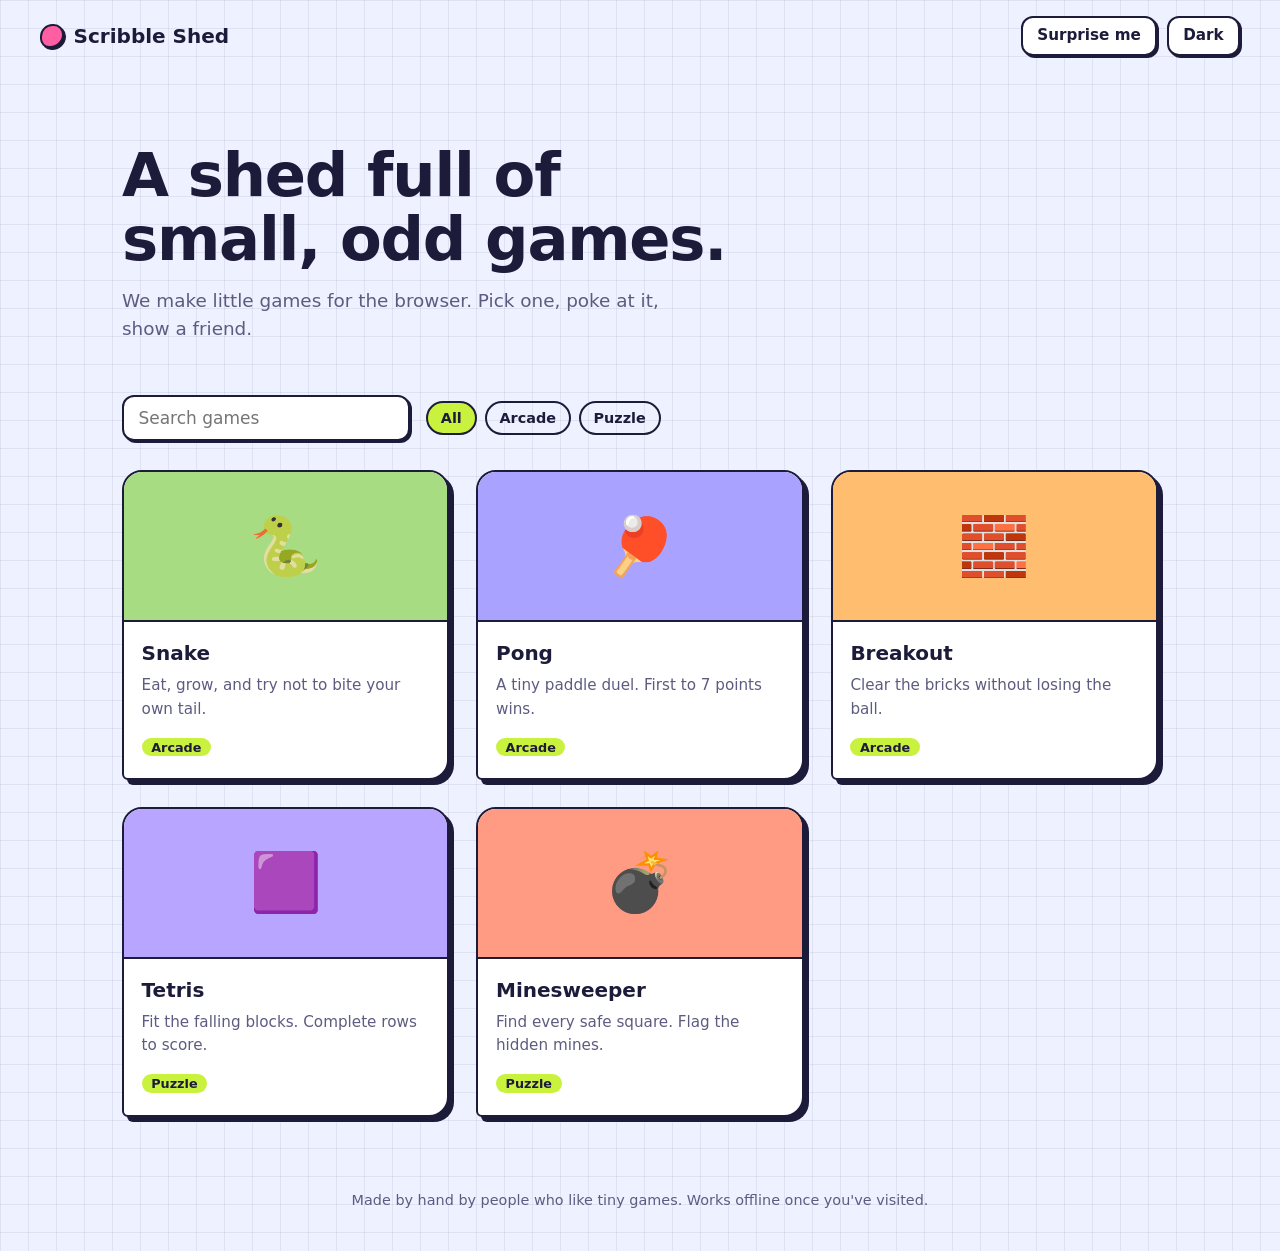
<file: index.html>
<!doctype html>
<html lang="en">
<head>
<meta charset="utf-8">
<meta name="viewport" content="width=device-width,initial-scale=1">
<title>Scribble Shed: small odd games</title>
<meta name="description" content="A little shed full of small, odd browser games.">
<meta name="theme-color" content="#5b7cff">
<link rel="manifest" href="manifest.webmanifest">
<link rel="icon" href="icons/icon.svg" type="image/svg+xml">
<link rel="apple-touch-icon" href="icons/icon-192.png">
<link rel="stylesheet" href="css/style.css">
<script>try{document.documentElement.dataset.theme=localStorage.getItem('ss:theme')||(matchMedia('(prefers-color-scheme:dark)').matches?'dark':'light')}catch(e){}</script>
</head>
<body>
<header class="bar">
  <a class="logo" href="./"><span class="mark" aria-hidden="true"></span>Scribble Shed</a>
  <div class="tools">
    <button class="btn" id="random" type="button">Surprise me</button>
    <button class="btn" id="theme" type="button" aria-label="Switch theme"></button>
  </div>
</header>
<main class="wrap">
  <section class="hero">
    <h1>A shed full of small, odd games.</h1>
    <p class="lead">We make little games for the browser. Pick one, poke at it, show a friend.</p>
  </section>
  <section id="controls" class="controls" hidden>
    <input id="q" type="search" placeholder="Search games" aria-label="Search games" autocomplete="off">
    <div id="cats" class="cats" role="group" aria-label="Categories"></div>
  </section>
  <section id="grid" class="grid" aria-live="polite"></section>
  <p id="empty" class="empty" hidden></p>
  <div data-ad-slot="home-banner"></div>
</main>
<footer class="foot">Made by hand by people who like tiny games. Works offline once you've visited.</footer>
<script type="module" src="js/app.js"></script>
</body>
</html>
</file>
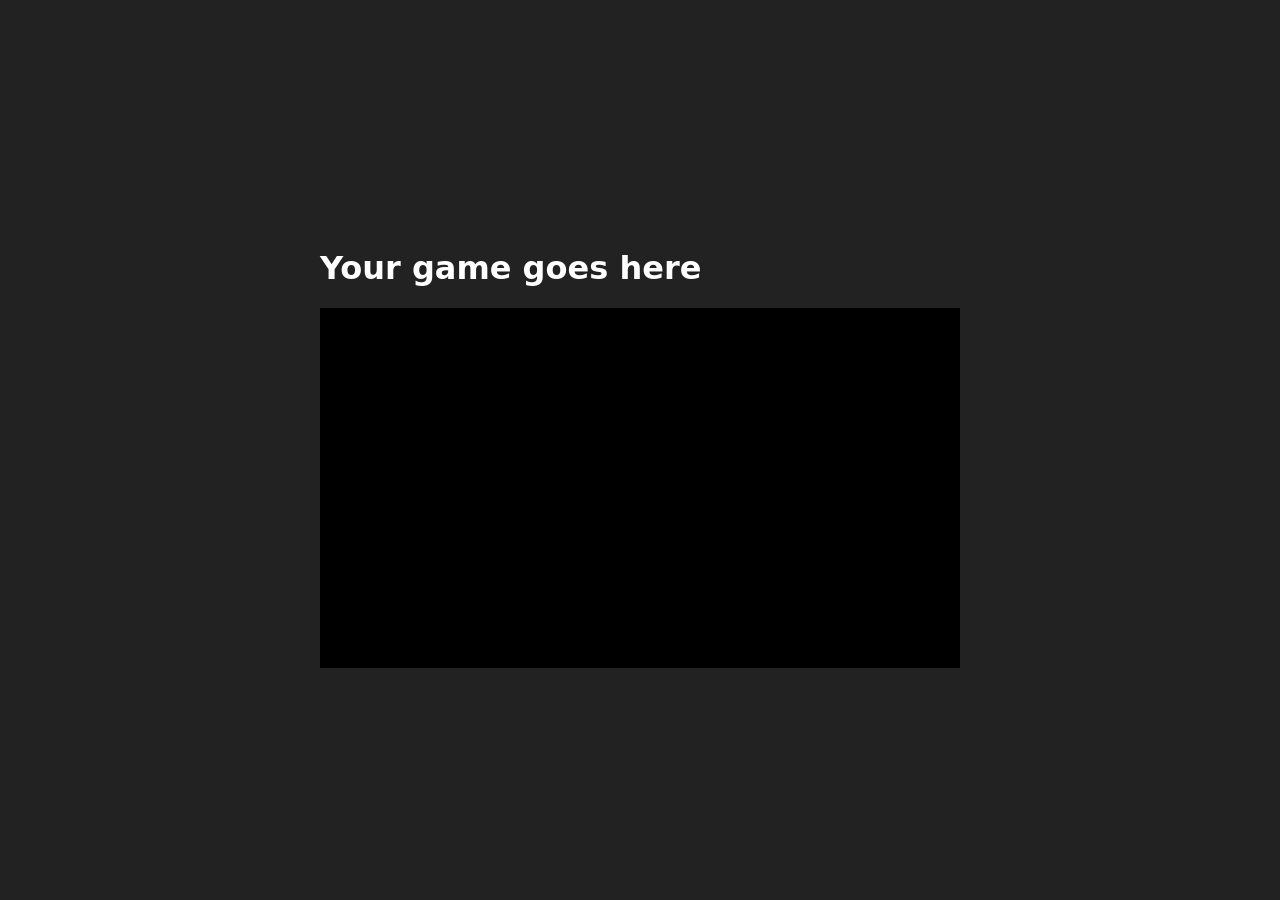
<file: games/_template/index.html>
<!doctype html>
<html lang="en">
<head>
<meta charset="utf-8">
<meta name="viewport" content="width=device-width,initial-scale=1">
<title>Game template</title>
<link rel="stylesheet" href="style.css">
</head>
<body>
<!-- Design this page however you like. It is your game's whole world. -->
<main>
  <h1>Your game goes here</h1>
  <canvas id="stage" width="640" height="360"></canvas>
</main>
<script type="module" src="game.js"></script>
</body>
</html>
</file>
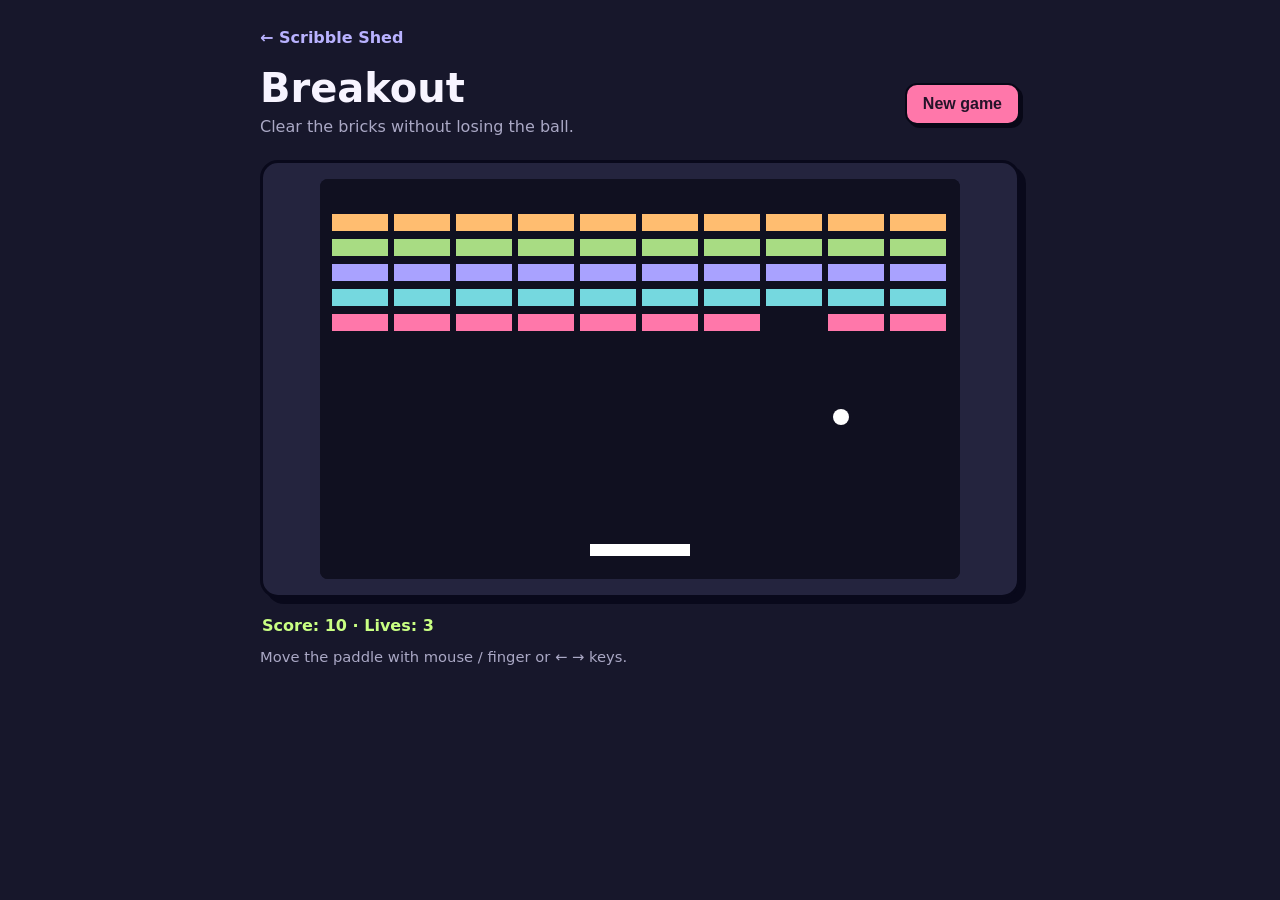
<file: games/breakout/index.html>
<!doctype html>
<html lang="en">
<head>
<meta charset="utf-8">
<meta name="viewport" content="width=device-width,initial-scale=1,viewport-fit=cover">
<meta name="theme-color" content="#17172b">
<title>Breakout — Scribble Shed</title>
<link rel="stylesheet" href="style.css">
</head>
<body>
<main class="wrap">
  <a class="back" href="../../../index.html">← Scribble Shed</a>
  <header><div><h1>Breakout</h1><p>Clear the bricks without losing the ball.</p></div><button id="restart" type="button">New game</button></header>
  <div class="board"><canvas id="stage" aria-label="Breakout game area"></canvas></div>
  <p id="status" class="status" aria-live="polite">Loading…</p>
  <p class="help" id="help"></p>
</main>
<script type="module" src="game.js"></script>
</body>
</html>
</file>
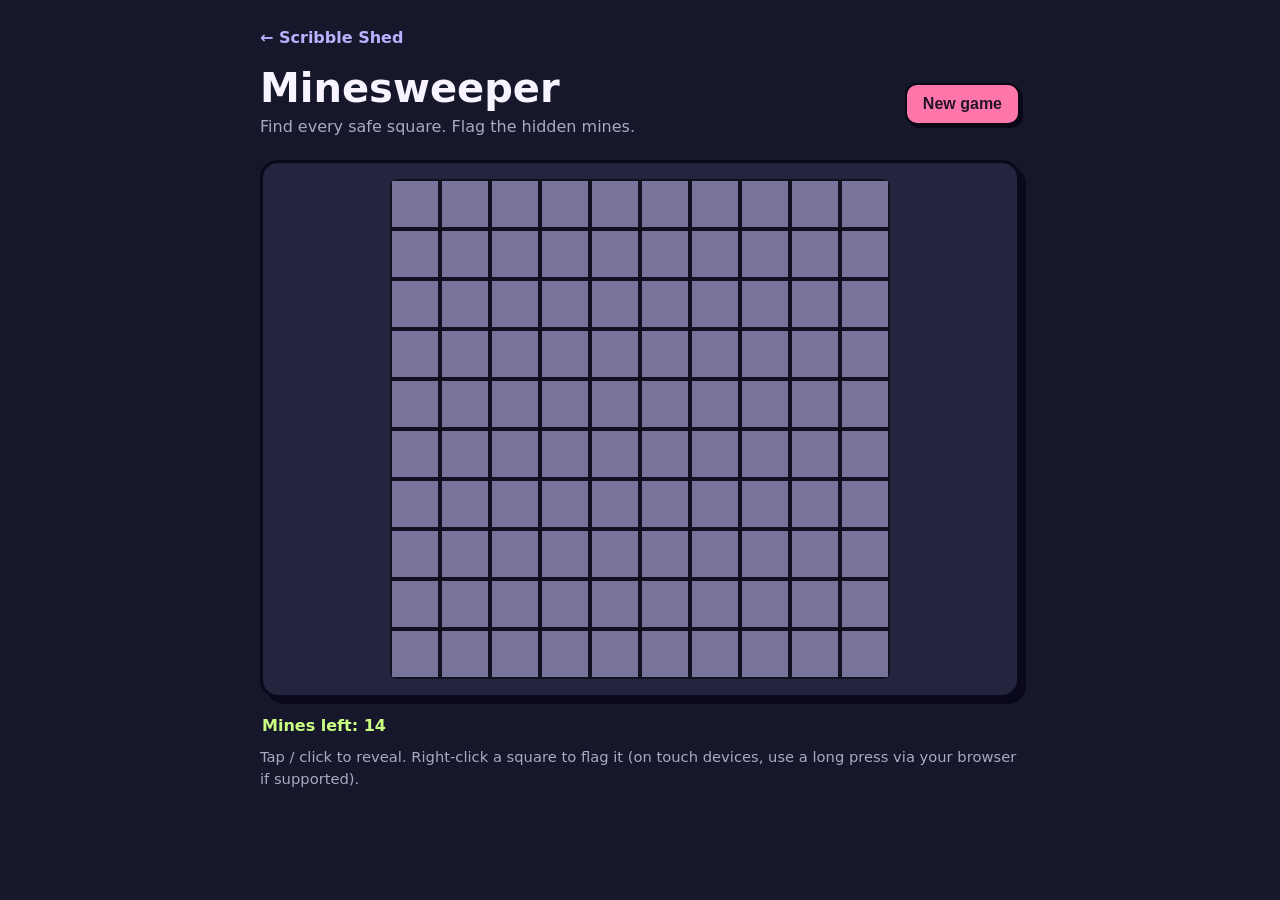
<file: games/minesweeper/index.html>
<!doctype html>
<html lang="en">
<head>
<meta charset="utf-8">
<meta name="viewport" content="width=device-width,initial-scale=1,viewport-fit=cover">
<meta name="theme-color" content="#17172b">
<title>Minesweeper — Scribble Shed</title>
<link rel="stylesheet" href="style.css">
</head>
<body>
<main class="wrap">
  <a class="back" href="../../../index.html">← Scribble Shed</a>
  <header><div><h1>Minesweeper</h1><p>Find every safe square. Flag the hidden mines.</p></div><button id="restart" type="button">New game</button></header>
  <div class="board"><canvas id="stage" aria-label="Minesweeper game area"></canvas></div>
  <p id="status" class="status" aria-live="polite">Loading…</p>
  <p class="help" id="help"></p>
</main>
<script type="module" src="game.js"></script>
</body>
</html>
</file>
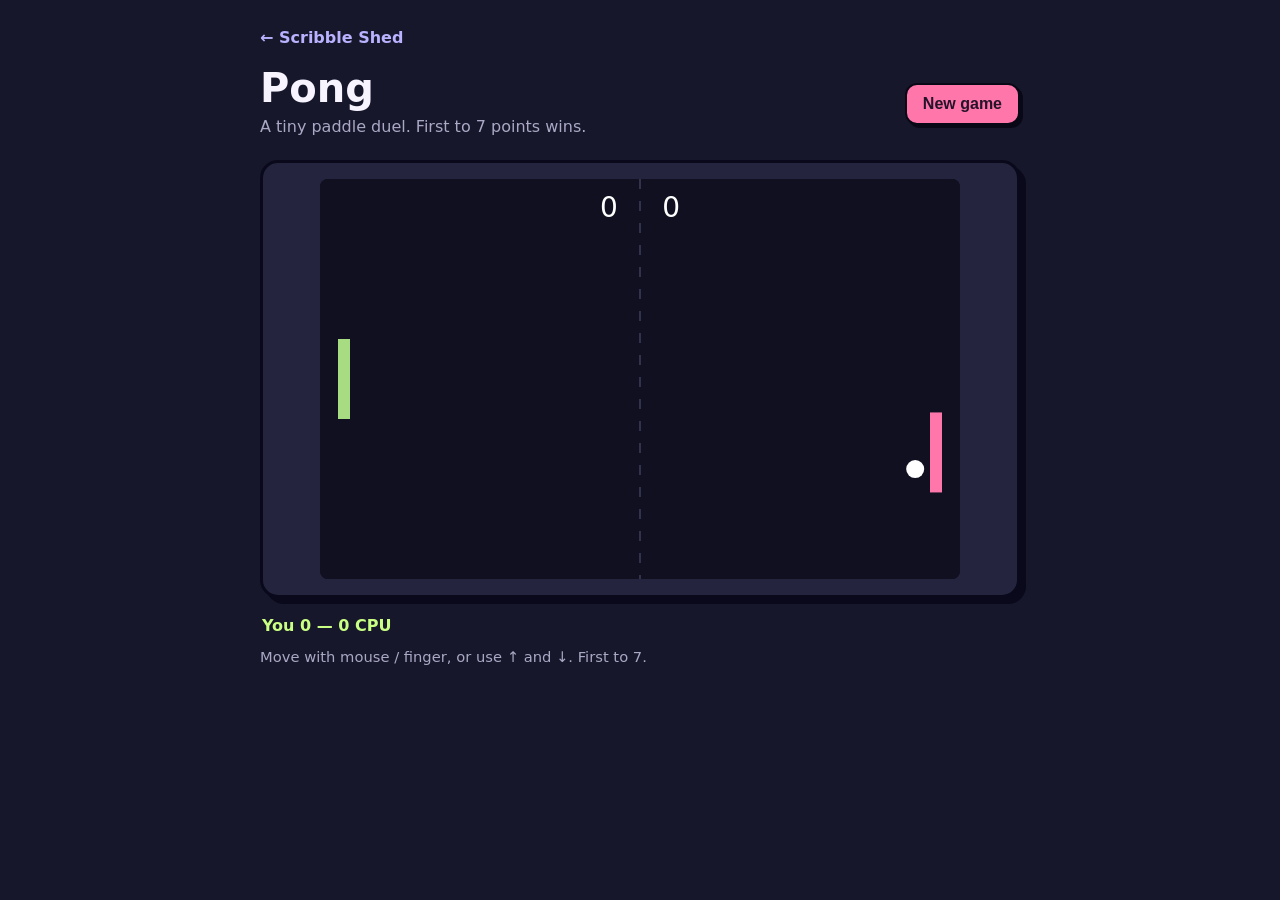
<file: games/pong/index.html>
<!doctype html>
<html lang="en">
<head>
<meta charset="utf-8">
<meta name="viewport" content="width=device-width,initial-scale=1,viewport-fit=cover">
<meta name="theme-color" content="#17172b">
<title>Pong — Scribble Shed</title>
<link rel="stylesheet" href="style.css">
</head>
<body>
<main class="wrap">
  <a class="back" href="../../../index.html">← Scribble Shed</a>
  <header><div><h1>Pong</h1><p>A tiny paddle duel. First to 7 points wins.</p></div><button id="restart" type="button">New game</button></header>
  <div class="board"><canvas id="stage" aria-label="Pong game area"></canvas></div>
  <p id="status" class="status" aria-live="polite">Loading…</p>
  <p class="help" id="help"></p>
</main>
<script type="module" src="game.js"></script>
</body>
</html>
</file>
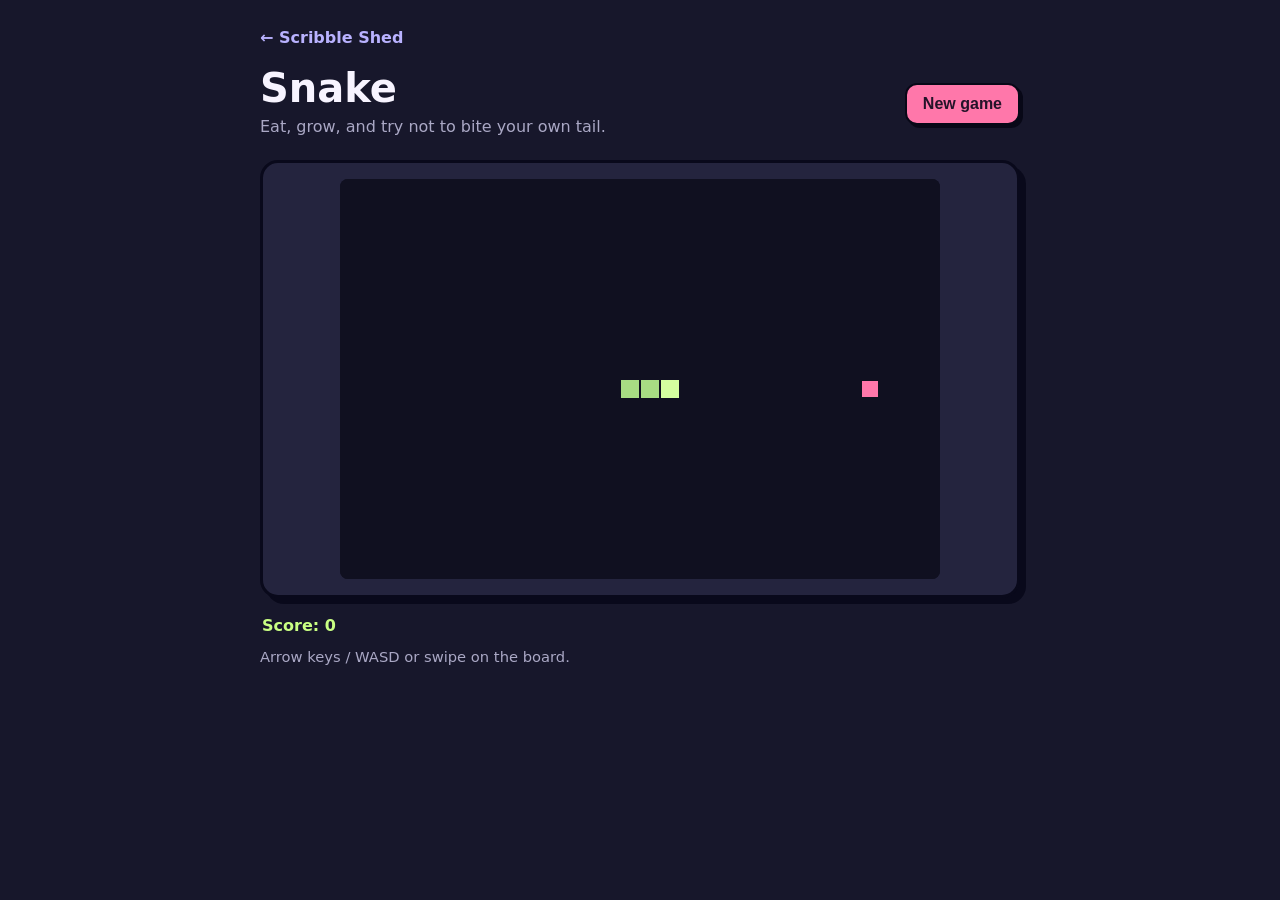
<file: games/snake/index.html>
<!doctype html>
<html lang="en">
<head>
<meta charset="utf-8">
<meta name="viewport" content="width=device-width,initial-scale=1,viewport-fit=cover">
<meta name="theme-color" content="#17172b">
<title>Snake — Scribble Shed</title>
<link rel="stylesheet" href="style.css">
</head>
<body>
<main class="wrap">
  <a class="back" href="../../../index.html">← Scribble Shed</a>
  <header><div><h1>Snake</h1><p>Eat, grow, and try not to bite your own tail.</p></div><button id="restart" type="button">New game</button></header>
  <div class="board"><canvas id="stage" aria-label="Snake game area"></canvas></div>
  <p id="status" class="status" aria-live="polite">Loading…</p>
  <p class="help" id="help"></p>
</main>
<script type="module" src="game.js"></script>
</body>
</html>
</file>
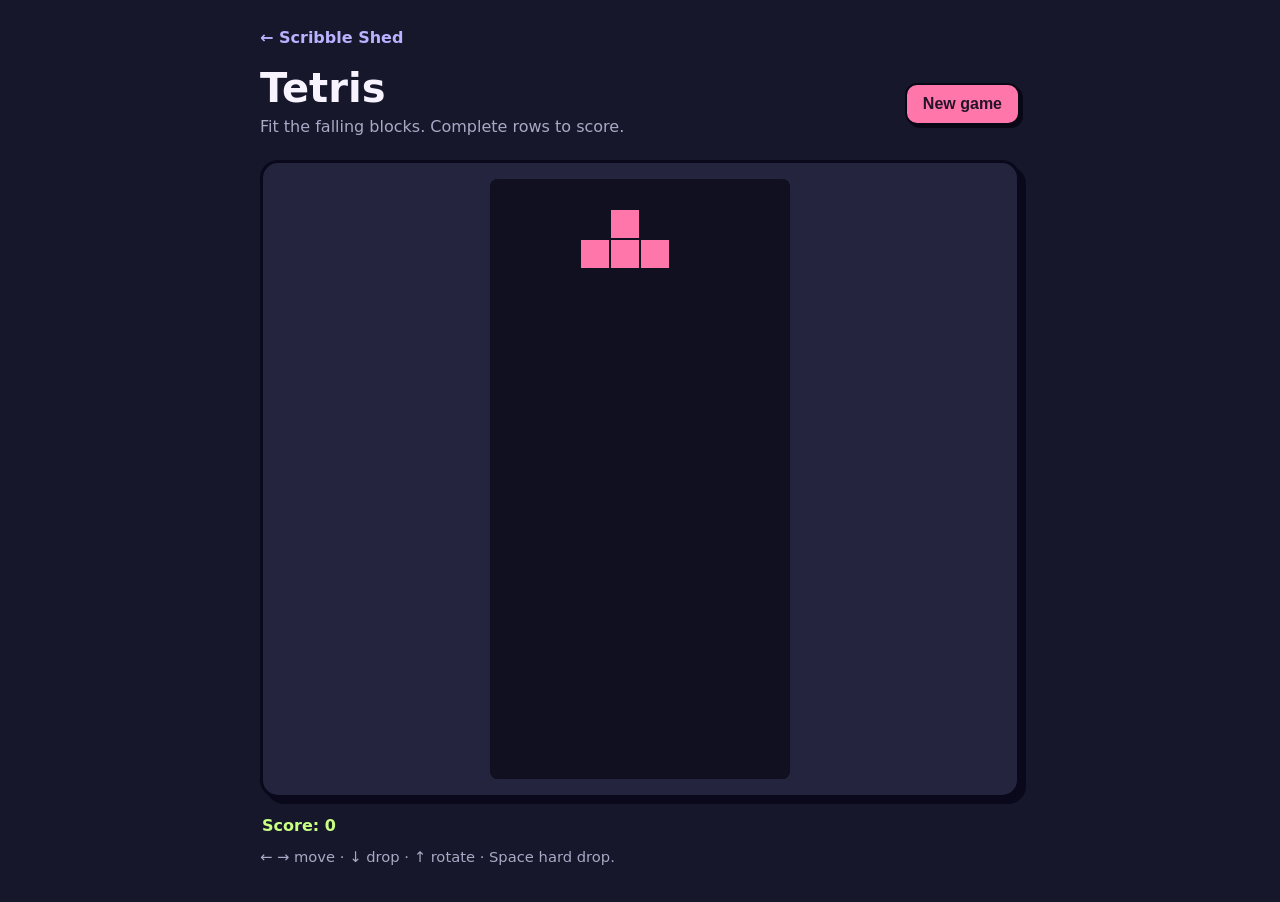
<file: games/tetris/index.html>
<!doctype html>
<html lang="en">
<head>
<meta charset="utf-8">
<meta name="viewport" content="width=device-width,initial-scale=1,viewport-fit=cover">
<meta name="theme-color" content="#17172b">
<title>Tetris — Scribble Shed</title>
<link rel="stylesheet" href="style.css">
</head>
<body>
<main class="wrap">
  <a class="back" href="../../../index.html">← Scribble Shed</a>
  <header><div><h1>Tetris</h1><p>Fit the falling blocks. Complete rows to score.</p></div><button id="restart" type="button">New game</button></header>
  <div class="board"><canvas id="stage" aria-label="Tetris game area"></canvas></div>
  <p id="status" class="status" aria-live="polite">Loading…</p>
  <p class="help" id="help"></p>
</main>
<script type="module" src="game.js"></script>
</body>
</html>
</file>
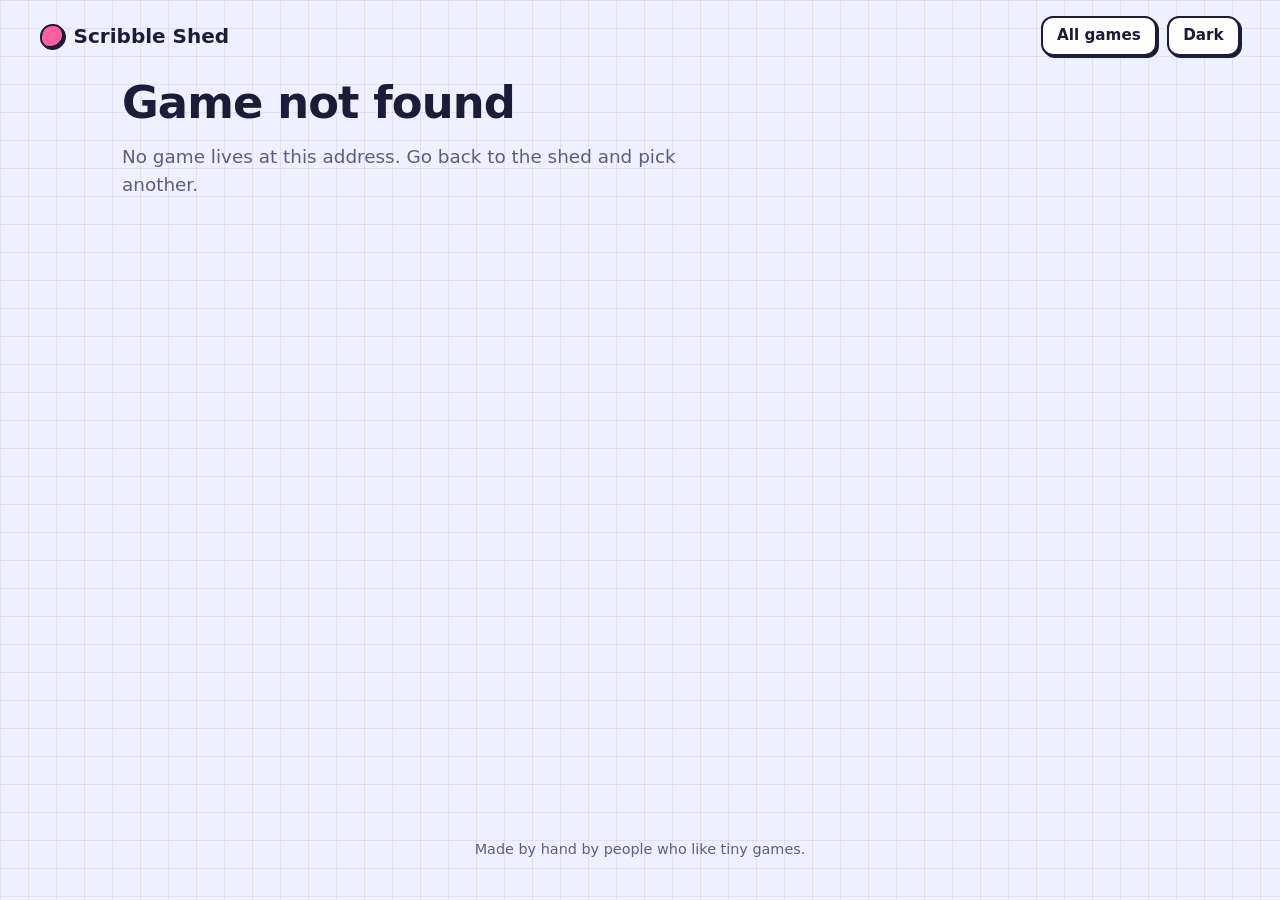
<file: play.html>
<!doctype html>
<html lang="en">
<head>
<meta charset="utf-8">
<meta name="viewport" content="width=device-width,initial-scale=1">
<title>Scribble Shed</title>
<meta name="theme-color" content="#5b7cff">
<link rel="manifest" href="manifest.webmanifest">
<link rel="icon" href="icons/icon.svg" type="image/svg+xml">
<link rel="apple-touch-icon" href="icons/icon-192.png">
<link rel="stylesheet" href="css/style.css">
<script>try{document.documentElement.dataset.theme=localStorage.getItem('ss:theme')||(matchMedia('(prefers-color-scheme:dark)').matches?'dark':'light')}catch(e){}</script>
</head>
<body>
<header class="bar">
  <a class="logo" href="./"><span class="mark" aria-hidden="true"></span>Scribble Shed</a>
  <div class="tools">
    <a class="btn" href="./">All games</a>
    <button class="btn" id="theme" type="button" aria-label="Switch theme"></button>
  </div>
</header>
<main class="wrap">
  <h1 id="title" class="play-title"></h1>
  <p id="desc" class="lead"></p>
  <div id="actions" class="tools actions">
    <button class="btn" id="restart" type="button">Restart</button>
    <button class="btn" id="sound" type="button" aria-pressed="true">Sound on</button>
    <button class="btn" id="full" type="button">Fullscreen</button>
  </div>
  <div id="stage" class="stage"><iframe id="frame" title="Game" allow="fullscreen; gamepad; autoplay"></iframe></div>
  <div data-ad-slot="game-below"></div>
</main>
<footer class="foot">Made by hand by people who like tiny games.</footer>
<script type="module" src="js/play.js"></script>
</body>
</html>
</file>
<file: css/style.css>
*{box-sizing:border-box}
:root{--bg:#eef1ff;--ink:#1c1b3a;--card:#fff;--muted:#5d5c80;--pink:#ff5fa2;--lime:#c8f23d;--blue:#5b7cff}
[data-theme=dark]{--bg:#15142b;--ink:#f1f0ff;--card:#212040;--muted:#a9a8cf}
body{margin:0;min-height:100dvh;display:flex;flex-direction:column;background:var(--bg);color:var(--ink);
 font:17px/1.55 ui-rounded,"Hiragino Maru Gothic ProN","Arial Rounded MT Bold","Segoe UI",system-ui,sans-serif;
 background-image:linear-gradient(color-mix(in srgb,var(--ink) 7%,transparent) 1px,transparent 1px),linear-gradient(90deg,color-mix(in srgb,var(--ink) 7%,transparent) 1px,transparent 1px);background-size:28px 28px}
a{color:inherit}
:focus-visible{outline:3px solid var(--blue);outline-offset:3px}
.wrap{width:min(1100px,100%);margin:0 auto;padding:0 clamp(1rem,4vw,2rem);flex:1}
.bar{display:flex;align-items:center;justify-content:space-between;gap:1rem;flex-wrap:wrap;padding:1rem clamp(1rem,4vw,2.5rem)}
.logo{display:flex;align-items:center;gap:.6rem;font-weight:800;font-size:1.25rem;text-decoration:none}
.mark{width:1.5rem;height:1.5rem;background:var(--pink);border:2px solid var(--ink);border-radius:55% 45% 60% 40%;box-shadow:2px 2px 0 var(--ink);transition:transform .3s}
.logo:hover .mark{transform:rotate(25deg) scale(1.1)}
.tools{display:flex;gap:.6rem;flex-wrap:wrap;align-items:center}
.btn{font:inherit;font-weight:700;font-size:.95rem;color:var(--ink);background:var(--card);border:2px solid var(--ink);border-radius:12px;padding:.4rem .9rem;cursor:pointer;text-decoration:none;box-shadow:2px 2px 0 var(--ink);transition:transform .12s,box-shadow .12s}
.btn:hover{transform:translate(-1px,-1px);box-shadow:3px 3px 0 var(--ink)}
.btn:active{transform:none;box-shadow:0 0 0 var(--ink)}
.btn[disabled]{opacity:.45;cursor:not-allowed;transform:none;box-shadow:2px 2px 0 var(--ink)}
.hero{padding:clamp(2rem,7vw,4.5rem) 0 2rem;max-width:44rem}
h1{font-size:clamp(2.1rem,6.5vw,3.8rem);line-height:1.04;margin:0 0 1rem;letter-spacing:-.02em;text-wrap:balance}
.lead{font-size:1.15rem;color:var(--muted);margin:0 0 1.2rem;max-width:36rem}
.controls{display:flex;flex-wrap:wrap;gap:1rem;align-items:center;margin-bottom:1.8rem}
#q{font:inherit;width:min(100%,18rem);padding:.5rem .9rem;color:var(--ink);background:var(--card);border:2px solid var(--ink);border-radius:12px;box-shadow:2px 2px 0 var(--ink)}
.cats{display:flex;gap:.5rem;flex-wrap:wrap}
.chip{font:inherit;font-size:.9rem;font-weight:700;padding:.25rem .8rem;border-radius:99px;border:2px solid var(--ink);background:transparent;color:var(--ink);cursor:pointer;text-transform:capitalize}
.chip[aria-pressed=true]{background:var(--lime);color:#1c1b3a}
.grid{display:grid;grid-template-columns:repeat(auto-fill,minmax(250px,1fr));gap:1.7rem;padding-bottom:2rem}
.card{display:flex;flex-direction:column;background:var(--card);border:2px solid var(--ink);border-radius:20px 20px 20px 6px;overflow:hidden;text-decoration:none;box-shadow:5px 5px 0 var(--ink);transition:transform .15s,box-shadow .15s}
.card:hover,.card:focus-visible{transform:translate(-3px,-3px) rotate(-.7deg);box-shadow:9px 9px 0 var(--ink)}
.thumb{height:150px;display:grid;place-items:center;font-size:3.6rem;border-bottom:2px solid var(--ink);background:var(--blue)}
.thumb img{width:100%;height:100%;object-fit:cover}
.card-body{padding:1rem 1.1rem 1.2rem}
.card h3{margin:0 0 .3rem;font-size:1.25rem}
.card p{margin:0 0 .7rem;color:var(--muted);font-size:.95rem}
.tag{font-size:.8rem;font-weight:700;background:var(--lime);color:#1c1b3a;padding:.1rem .6rem;border-radius:99px;text-transform:capitalize}
.empty{padding:2rem;border:2px dashed var(--ink);border-radius:16px;max-width:36rem;background:var(--card)}
.play-title{font-size:clamp(1.8rem,5vw,2.8rem);margin-top:.5rem}
.actions{margin-bottom:1rem}
.stage{width:100%;height:min(75dvh,720px);min-height:340px;border:3px solid var(--ink);border-radius:16px;overflow:hidden;background:var(--card);box-shadow:6px 6px 0 var(--ink)}
.stage iframe{width:100%;height:100%;border:0;display:block}
.stage:fullscreen{border:0;border-radius:0;box-shadow:none;height:100%}
.ad{margin:2rem auto;width:100%;max-width:970px;min-height:90px;display:grid;place-items:center;border:2px dashed var(--muted);border-radius:12px;color:var(--muted);font-size:.85rem;overflow:hidden}
.foot{text-align:center;color:var(--muted);font-size:.9rem;padding:2.5rem 1rem}
[hidden]{display:none!important}
@media (prefers-reduced-motion:reduce){*{transition:none!important}}
</file>
<file: games/_template/style.css>
/* Styles for this game only. Nothing here leaks into other games. */
html,body{height:100%;margin:0}
body{display:grid;place-items:center;font-family:system-ui,sans-serif;background:#222;color:#fff}
canvas{max-width:100%;background:#000}
</file>
<file: games/breakout/style.css>
*{box-sizing:border-box}html,body{margin:0;min-height:100%;background:#17172b;color:#f7f4ff;font-family:ui-rounded,system-ui,sans-serif}body{padding:clamp(12px,3vw,28px);display:grid;place-items:center}.wrap{width:min(100%,760px)}.back{color:#b9b2ff;text-decoration:none;font-weight:700}header{display:flex;align-items:center;justify-content:space-between;gap:16px;margin:18px 0}h1{font-size:clamp(1.7rem,5vw,2.5rem);margin:0}header p,.help{color:#aaa8c5;margin:6px 0}button{border:2px solid #080817;border-radius:12px;background:#ff77aa;color:#241329;padding:10px 16px;font-weight:800;font-size:1rem;box-shadow:3px 3px 0 #080817;cursor:pointer}button:active{transform:translate(2px,2px);box-shadow:1px 1px 0 #080817}.board{background:#24243e;border:3px solid #09091b;border-radius:18px;padding:clamp(8px,2vw,16px);box-shadow:6px 6px 0 #09091b;display:grid;place-items:center}canvas{display:block;max-width:100%;height:auto;touch-action:none;border-radius:8px;background:#101020}.status{font-weight:800;color:#c9ff83;min-height:1.5em;margin:18px 2px 4px}.help{font-size:.92rem;line-height:1.5}
</file>
<file: games/minesweeper/style.css>
*{box-sizing:border-box}html,body{margin:0;min-height:100%;background:#17172b;color:#f7f4ff;font-family:ui-rounded,system-ui,sans-serif}body{padding:clamp(12px,3vw,28px);display:grid;place-items:center}.wrap{width:min(100%,760px)}.back{color:#b9b2ff;text-decoration:none;font-weight:700}header{display:flex;align-items:center;justify-content:space-between;gap:16px;margin:18px 0}h1{font-size:clamp(1.7rem,5vw,2.5rem);margin:0}header p,.help{color:#aaa8c5;margin:6px 0}button{border:2px solid #080817;border-radius:12px;background:#ff77aa;color:#241329;padding:10px 16px;font-weight:800;font-size:1rem;box-shadow:3px 3px 0 #080817;cursor:pointer}button:active{transform:translate(2px,2px);box-shadow:1px 1px 0 #080817}.board{background:#24243e;border:3px solid #09091b;border-radius:18px;padding:clamp(8px,2vw,16px);box-shadow:6px 6px 0 #09091b;display:grid;place-items:center}canvas{display:block;max-width:100%;height:auto;touch-action:none;border-radius:8px;background:#101020}.status{font-weight:800;color:#c9ff83;min-height:1.5em;margin:18px 2px 4px}.help{font-size:.92rem;line-height:1.5}
</file>
<file: games/pong/style.css>
*{box-sizing:border-box}html,body{margin:0;min-height:100%;background:#17172b;color:#f7f4ff;font-family:ui-rounded,system-ui,sans-serif}body{padding:clamp(12px,3vw,28px);display:grid;place-items:center}.wrap{width:min(100%,760px)}.back{color:#b9b2ff;text-decoration:none;font-weight:700}header{display:flex;align-items:center;justify-content:space-between;gap:16px;margin:18px 0}h1{font-size:clamp(1.7rem,5vw,2.5rem);margin:0}header p,.help{color:#aaa8c5;margin:6px 0}button{border:2px solid #080817;border-radius:12px;background:#ff77aa;color:#241329;padding:10px 16px;font-weight:800;font-size:1rem;box-shadow:3px 3px 0 #080817;cursor:pointer}button:active{transform:translate(2px,2px);box-shadow:1px 1px 0 #080817}.board{background:#24243e;border:3px solid #09091b;border-radius:18px;padding:clamp(8px,2vw,16px);box-shadow:6px 6px 0 #09091b;display:grid;place-items:center}canvas{display:block;max-width:100%;height:auto;touch-action:none;border-radius:8px;background:#101020}.status{font-weight:800;color:#c9ff83;min-height:1.5em;margin:18px 2px 4px}.help{font-size:.92rem;line-height:1.5}
</file>
<file: games/snake/style.css>
*{box-sizing:border-box}html,body{margin:0;min-height:100%;background:#17172b;color:#f7f4ff;font-family:ui-rounded,system-ui,sans-serif}body{padding:clamp(12px,3vw,28px);display:grid;place-items:center}.wrap{width:min(100%,760px)}.back{color:#b9b2ff;text-decoration:none;font-weight:700}header{display:flex;align-items:center;justify-content:space-between;gap:16px;margin:18px 0}h1{font-size:clamp(1.7rem,5vw,2.5rem);margin:0}header p,.help{color:#aaa8c5;margin:6px 0}button{border:2px solid #080817;border-radius:12px;background:#ff77aa;color:#241329;padding:10px 16px;font-weight:800;font-size:1rem;box-shadow:3px 3px 0 #080817;cursor:pointer}button:active{transform:translate(2px,2px);box-shadow:1px 1px 0 #080817}.board{background:#24243e;border:3px solid #09091b;border-radius:18px;padding:clamp(8px,2vw,16px);box-shadow:6px 6px 0 #09091b;display:grid;place-items:center}canvas{display:block;max-width:100%;height:auto;touch-action:none;border-radius:8px;background:#101020}.status{font-weight:800;color:#c9ff83;min-height:1.5em;margin:18px 2px 4px}.help{font-size:.92rem;line-height:1.5}
</file>
<file: games/tetris/style.css>
*{box-sizing:border-box}html,body{margin:0;min-height:100%;background:#17172b;color:#f7f4ff;font-family:ui-rounded,system-ui,sans-serif}body{padding:clamp(12px,3vw,28px);display:grid;place-items:center}.wrap{width:min(100%,760px)}.back{color:#b9b2ff;text-decoration:none;font-weight:700}header{display:flex;align-items:center;justify-content:space-between;gap:16px;margin:18px 0}h1{font-size:clamp(1.7rem,5vw,2.5rem);margin:0}header p,.help{color:#aaa8c5;margin:6px 0}button{border:2px solid #080817;border-radius:12px;background:#ff77aa;color:#241329;padding:10px 16px;font-weight:800;font-size:1rem;box-shadow:3px 3px 0 #080817;cursor:pointer}button:active{transform:translate(2px,2px);box-shadow:1px 1px 0 #080817}.board{background:#24243e;border:3px solid #09091b;border-radius:18px;padding:clamp(8px,2vw,16px);box-shadow:6px 6px 0 #09091b;display:grid;place-items:center}canvas{display:block;max-width:100%;height:auto;touch-action:none;border-radius:8px;background:#101020}.status{font-weight:800;color:#c9ff83;min-height:1.5em;margin:18px 2px 4px}.help{font-size:.92rem;line-height:1.5}
</file>
